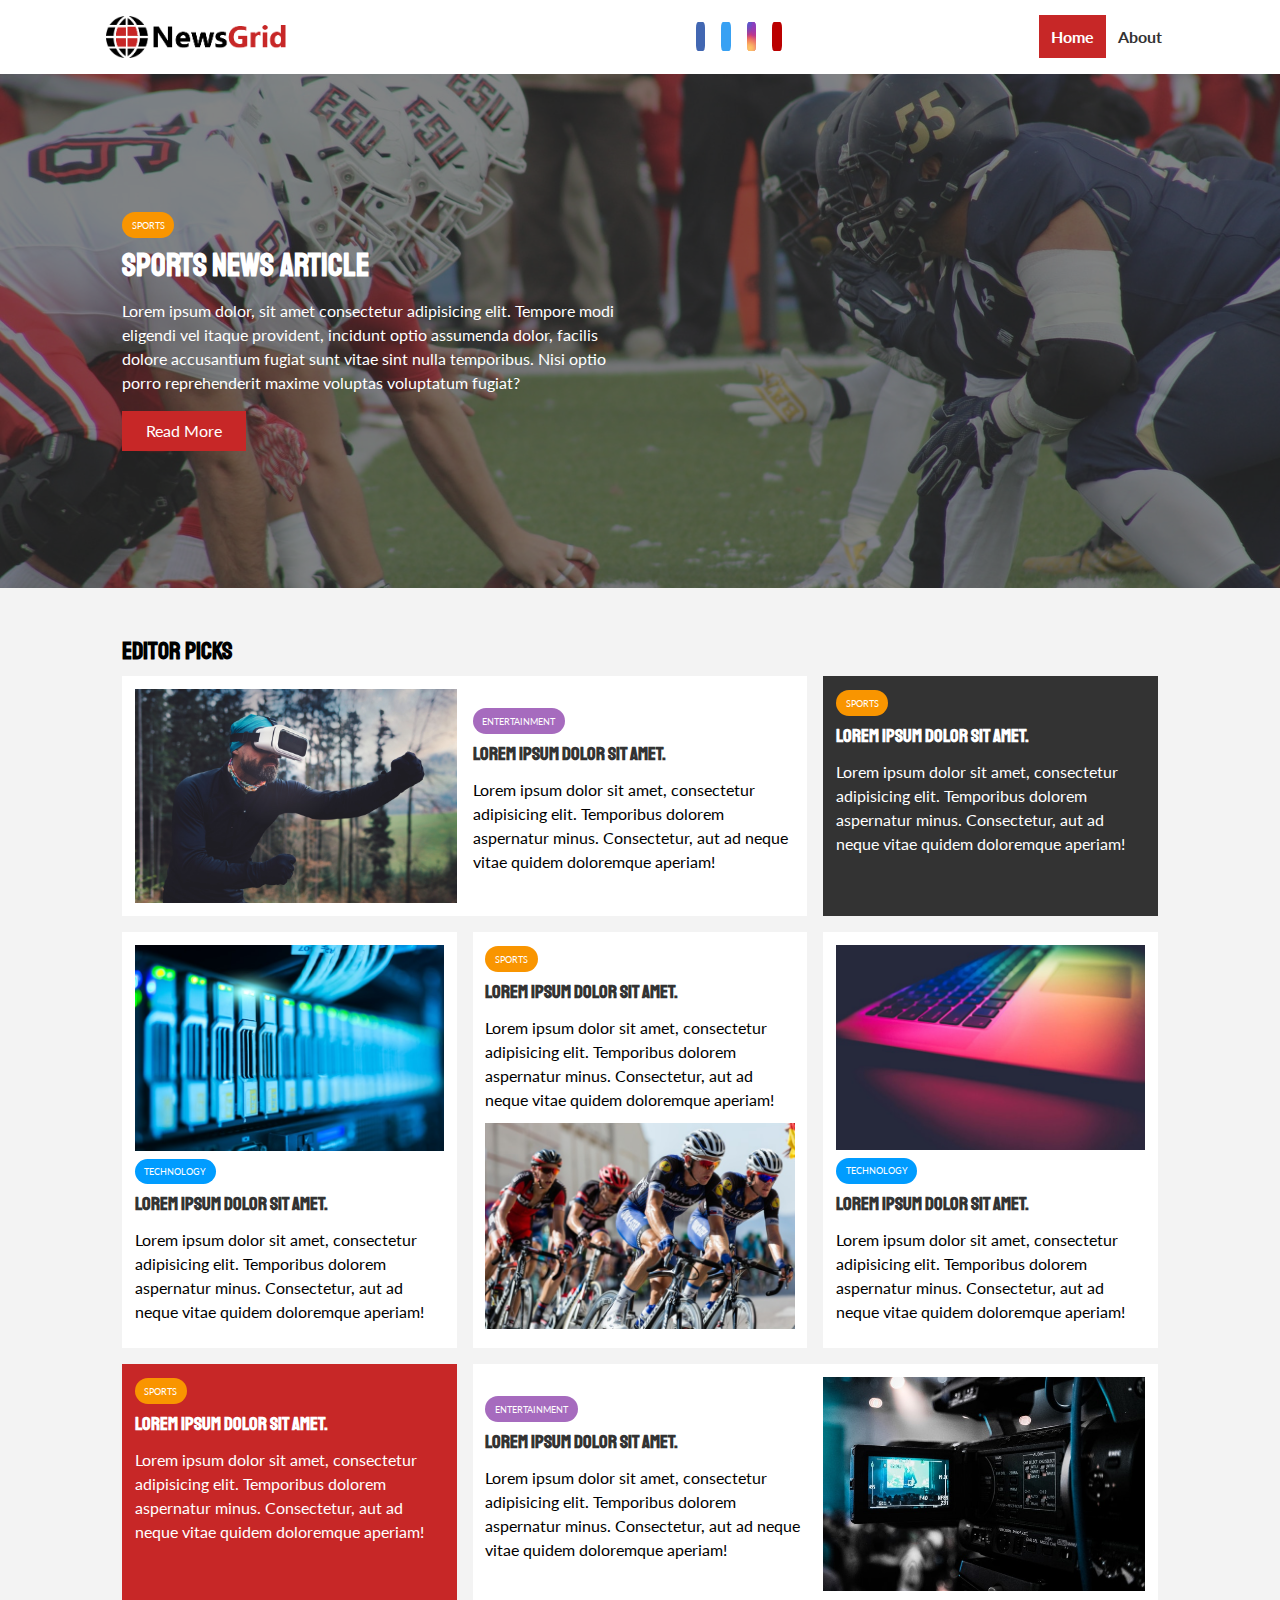
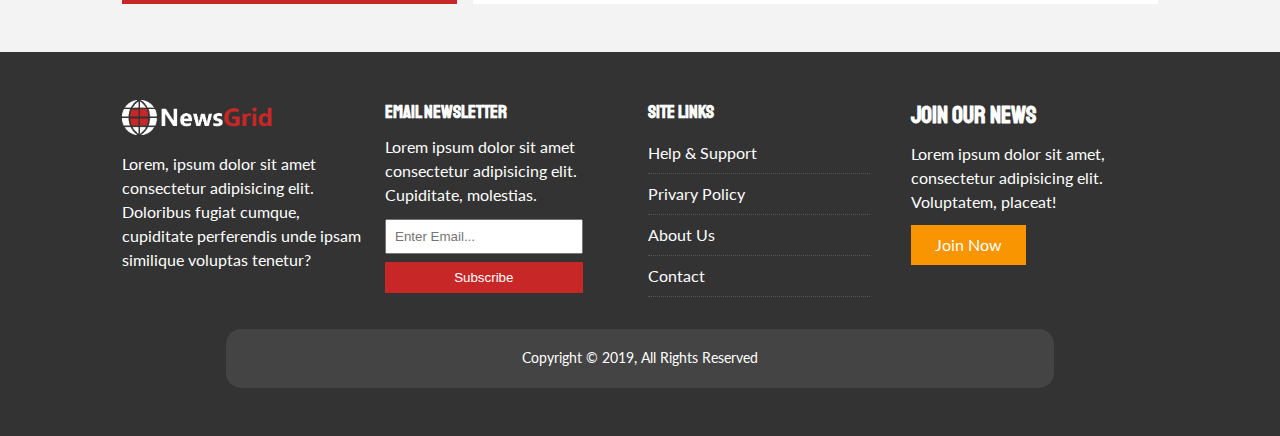
<file: index.html>
<!DOCTYPE html>
<html lang="en">
<head>
   <meta charset="UTF-8">
   <meta name="viewport" content="width=device-width, initial-scale=1.0">
   <meta http-equiv="X-UA-Compatible" content="ie=edge">
   <link rel="stylesheet" href="https://use.fontawesome.com/releases/v5.7.2/css/all.css" integrity="sha384-fnmOCqbTlWIlj8LyTjo7mOUStjsKC4pOpQbqyi7RrhN7udi9RwhKkMHpvLbHG9Sr" crossorigin="anonymous">
   <link href="https://fonts.googleapis.com/css?family=Lato|Staatliches" rel="stylesheet">
   <link rel="stylesheet" href="css/style.css">
   <link rel="stylesheet" media= "screen and (max-width:768px)" href="css/mobile.css">
   <!-- favicon is the icon in the title , google dynamic drive favicon and generate and download and put it in the root file and copy the link an paste it here -->
   <link rel="shortcut icon" type="image/x-icon" href="favicon.ico">


   <title>NewsGrid | Latest News</title>
</head>
<body>
   <nav id="main-nav">
      <div class="container">
         <img src="img/logo.png" alt="NewsGrid" class="logo">
         <div class="social">
            <a href="http://facebook.com" target="_blank"><i class="fab fa-facebook fa-2x"></i></a>
            <a href="http://twitter.com" target="_blank"><i class="fab fa-twitter fa-2x"></i></a>
            <a href="http://instagram.com" target="_blank"><i class="fab fa-instagram fa-2x"></i></a>
            <a href="http://youtube.com" target="_blank"><i class="fab fa-youtube fa-2x"></i></a>
         </div>
         <ul>
            <li><a class="current" href="index.html">Home</a></li>
            <li><a href="about.html">About</a></li>
         </ul>
      </div>
   </nav>
   <!-- showcase -->
   <header id="showcase">
      <div class="container">
         <div class="showcase-container">
            <div class="showcase-content">
               <div class="category category-sports">Sports</div>
               <h1>Sports News Article</h1>
               <p>Lorem ipsum dolor, sit amet consectetur adipisicing elit. Tempore modi eligendi vel itaque provident, incidunt optio assumenda dolor, facilis dolore accusantium fugiat sunt vitae sint nulla temporibus. Nisi optio porro reprehenderit maxime voluptas voluptatum fugiat?</p>
               <a href="article.html" class="btn btn-primary">Read More</a>
            </div>
         </div>
      </div>
   </header>

   <!--Home articles  -->
   <section id="home-articles" class="py-2">
      <div class="container">
         <h2>Editor Picks</h2>
         <div class="articles-container">
            <article class="card">
               <img src="img/articles/ent1.jpg" alt="ent1">
               <div>
                  <div class="category category-entertainment">Entertainment</div>
                  <h3>
                     <a href="article.html">Lorem ipsum dolor sit amet.</a>
                  </h3>
                  <p>Lorem ipsum dolor sit amet, consectetur adipisicing elit. Temporibus dolorem aspernatur minus. Consectetur, aut ad neque vitae quidem doloremque aperiam!</p>
               </div>
            </article>

            <article class="card bg-dark" >
                  <div class="category category-sports">Sports</div>
                  <h3>
                     <a href="article.html">Lorem ipsum dolor sit amet.</a>   
                  </h3>
                  <p>Lorem ipsum dolor sit amet, consectetur adipisicing elit. Temporibus dolorem aspernatur minus. Consectetur, aut ad neque vitae quidem doloremque aperiam!</p>
            </article>

            <article class="card">
                  <img src="./img/articles/tech1.jpg" alt="tech1">
                  <div class="category category-technology">technology</div>
                  <h3>
                     <a href="article.html">Lorem ipsum dolor sit amet.</a>   
                  </h3>
                  <p>Lorem ipsum dolor sit amet, consectetur adipisicing elit. Temporibus dolorem aspernatur minus. Consectetur, aut ad neque vitae quidem doloremque aperiam!</p>
            </article>

            <article class="card">
                  <div class="category category-sports">Sports</div>
                  <h3>
                     <a href="article.html">Lorem ipsum dolor sit amet.</a>   
                  </h3>
                  <p>Lorem ipsum dolor sit amet, consectetur adipisicing elit. Temporibus dolorem aspernatur minus. Consectetur, aut ad neque vitae quidem doloremque aperiam!</p>
                  <img src="./img/articles/sports1.jpg" alt="sprots1">
            </article>

            <article class="card">
                  <img src="./img/articles/tech2.jpg" alt="tech2">
                  <div class="category category-technology">technology</div>
                  <h3>
                     <a href="article.html">Lorem ipsum dolor sit amet.</a>   
                  </h3>
                  <p>Lorem ipsum dolor sit amet, consectetur adipisicing elit. Temporibus dolorem aspernatur minus. Consectetur, aut ad neque vitae quidem doloremque aperiam!</p>
            </article>

            <article class="card bg-primary">
                  <div class="category category-sports">Sports</div>
                  <h3>
                     <a href="article.html">Lorem ipsum dolor sit amet.</a>   
                  </h3>
                  <p>Lorem ipsum dolor sit amet, consectetur adipisicing elit. Temporibus dolorem aspernatur minus. Consectetur, aut ad neque vitae quidem doloremque aperiam!</p>
            </article>

            <article class="card">
                  <div>
                     <div class="category category-entertainment">Entertainment</div>
                     <h3>
                        <a href="article.html">Lorem ipsum dolor sit amet.</a>
                     </h3>
                     <p>Lorem ipsum dolor sit amet, consectetur adipisicing elit. Temporibus dolorem aspernatur minus. Consectetur, aut ad neque vitae quidem doloremque aperiam!</p>
                  </div>
                  <img src="img/articles/ent2.jpg" alt="ent2">

               </article>

         </div>
      </div>
   </section>

   <!-- footer -->
   <footer id="main-footer" class="py-2">
      <div class="container footer-container">

         <div>
            <img src="./img/logo_light.png" alt="NewsGrid">
            <p>
               Lorem, ipsum dolor sit amet consectetur adipisicing elit. Doloribus fugiat cumque, cupiditate perferendis unde ipsam similique voluptas tenetur?
            </p>
         </div>

         <div>
            <h3>Email Newsletter</h3>
            <p>Lorem ipsum dolor sit amet consectetur adipisicing elit. Cupiditate, molestias.</p>
            <form name="contact" method="POST" data-netlify="true">
               <input type="email" name="email" placeholder="Enter Email...">
               <input type="submit" value="Subscribe" class="btn btn-primary">
            </form>
         </div>

         <div>
            <h3>Site Links</h3>
            <ul class="list">
               <li><a href="#">Help & Support</a></li>
               <li><a href="#">Privary Policy</a></li>
               <li><a href="#">About Us</a></li>
               <li><a href="#">Contact</a></li>
            </ul>
         </div>

         <div>
            <h2>Join Our News</h2>
            <p>Lorem ipsum dolor sit amet, consectetur adipisicing elit. Voluptatem, placeat!</p>
            <a href="" class="btn btn-secondary">Join Now</a>
         </div>
         <div>
            <p>
               Copyright &copy; 2019, All Rights Reserved
            </p>
         </div>


      </div>
   </footer>
</body>
</html>
</file>
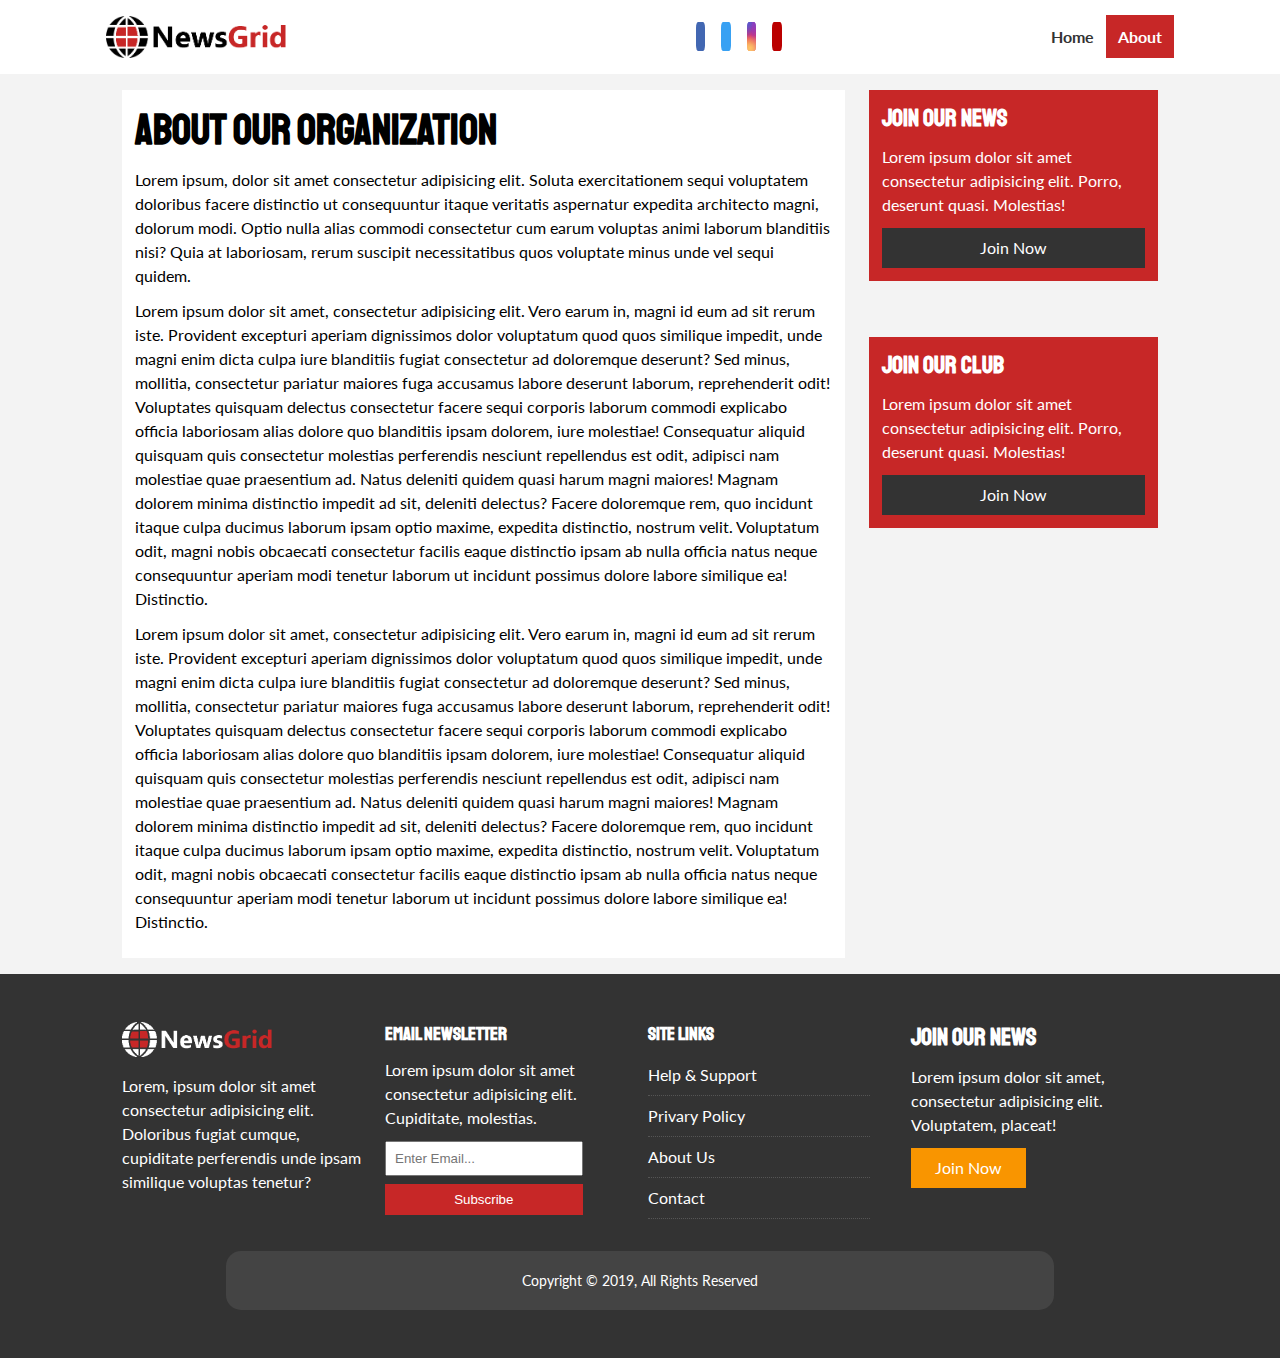
<file: about.html>
<!DOCTYPE html>
<html lang="en">
<head>
   <meta charset="UTF-8">
   <meta name="viewport" content="width=device-width, initial-scale=1.0">
   <meta http-equiv="X-UA-Compatible" content="ie=edge">
   <link rel="stylesheet" href="https://use.fontawesome.com/releases/v5.7.2/css/all.css" integrity="sha384-fnmOCqbTlWIlj8LyTjo7mOUStjsKC4pOpQbqyi7RrhN7udi9RwhKkMHpvLbHG9Sr" crossorigin="anonymous">
   <link href="https://fonts.googleapis.com/css?family=Lato|Staatliches" rel="stylesheet">
   <link rel="stylesheet" href="css/style.css">
   <link rel="stylesheet" media= "screen and (max-width:768px)" href="css/mobile.css">
   <!-- favicon is the icon in the title , google dynamic drive favicon and generate and download and put it in the root file and copy the link an paste it here -->
   <link rel="shortcut icon" type="image/x-icon" href="favicon.ico">


   <title>About Page</title>
</head>
<body>
   <nav id="main-nav">
      <div class="container">
         <img src="img/logo.png" alt="NewsGrid" class="logo">
         <div class="social">
            <a href="http://facebook.com" target="_blank"><i class="fab fa-facebook fa-2x"></i></a>
            <a href="http://twitter.com" target="_blank"><i class="fab fa-twitter fa-2x"></i></a>
            <a href="http://instagram.com" target="_blank"><i class="fab fa-instagram fa-2x"></i></a>
            <a href="http://youtube.com" target="_blank"><i class="fab fa-youtube fa-2x"></i></a>
         </div>
         <ul>
            <li><a  href="index.html">Home</a></li>
            <li><a class="current" href="about.html">About</a></li>
         </ul>
      </div>
   </nav>
   
   <section id="about">
      <div class="container">
         <div class="page-container">
            <article class="card">
               <h1 class="l-heading">About Our Organization</h1>
               <p>Lorem ipsum, dolor sit amet consectetur adipisicing elit. Soluta exercitationem sequi voluptatem doloribus facere distinctio ut consequuntur itaque veritatis aspernatur expedita architecto magni, dolorum modi. Optio nulla alias commodi consectetur cum earum voluptas animi laborum blanditiis nisi? Quia at laboriosam, rerum suscipit necessitatibus quos voluptate minus unde vel sequi quidem.</p>
               <p>Lorem ipsum dolor sit amet, consectetur adipisicing elit. Vero earum in, magni id eum ad sit rerum iste. Provident excepturi aperiam dignissimos dolor voluptatum quod quos similique impedit, unde magni enim dicta culpa iure blanditiis fugiat consectetur ad doloremque deserunt? Sed minus, mollitia, consectetur pariatur maiores fuga accusamus labore deserunt laborum, reprehenderit odit! Voluptates quisquam delectus consectetur facere sequi corporis laborum commodi explicabo officia laboriosam alias dolore quo blanditiis ipsam dolorem, iure molestiae! Consequatur aliquid quisquam quis consectetur molestias perferendis nesciunt repellendus est odit, adipisci nam molestiae quae praesentium ad. Natus deleniti quidem quasi harum magni maiores! Magnam dolorem minima distinctio impedit ad sit, deleniti delectus? Facere doloremque rem, quo incidunt itaque culpa ducimus laborum ipsam optio maxime, expedita distinctio, nostrum velit. Voluptatum odit, magni nobis obcaecati consectetur facilis eaque distinctio ipsam ab nulla officia natus neque consequuntur aperiam modi tenetur laborum ut incidunt possimus dolore labore similique ea! Distinctio.</p>
               <p>Lorem ipsum dolor sit amet, consectetur adipisicing elit. Vero earum in, magni id eum ad sit rerum iste. Provident excepturi aperiam dignissimos dolor voluptatum quod quos similique impedit, unde magni enim dicta culpa iure blanditiis fugiat consectetur ad doloremque deserunt? Sed minus, mollitia, consectetur pariatur maiores fuga accusamus labore deserunt laborum, reprehenderit odit! Voluptates quisquam delectus consectetur facere sequi corporis laborum commodi explicabo officia laboriosam alias dolore quo blanditiis ipsam dolorem, iure molestiae! Consequatur aliquid quisquam quis consectetur molestias perferendis nesciunt repellendus est odit, adipisci nam molestiae quae praesentium ad. Natus deleniti quidem quasi harum magni maiores! Magnam dolorem minima distinctio impedit ad sit, deleniti delectus? Facere doloremque rem, quo incidunt itaque culpa ducimus laborum ipsam optio maxime, expedita distinctio, nostrum velit. Voluptatum odit, magni nobis obcaecati consectetur facilis eaque distinctio ipsam ab nulla officia natus neque consequuntur aperiam modi tenetur laborum ut incidunt possimus dolore labore similique ea! Distinctio.</p>

            </article>
            <aside class="card bg-primary" >
               <h2>Join Our News</h2>
               <p>Lorem ipsum dolor sit amet consectetur adipisicing elit. Porro, deserunt quasi. Molestias!</p>
               <a href="#" class="btn btn-dark btn-block"> Join Now</a>
            </aside>
            </article>
            <aside class="card bg-primary" >
               <h2>Join Our Club</h2>
               <p>Lorem ipsum dolor sit amet consectetur adipisicing elit. Porro, deserunt quasi. Molestias!</p>
               <a href="#" class="btn btn-dark btn-block"> Join Now</a>
            </aside>
         </div>
      </div>
   </section>

   <!-- footer -->
   <footer id="main-footer" class="py-2">
      <div class="container footer-container">

         <div>
            <img src="./img/logo_light.png" alt="NewsGrid">
            <p>
               Lorem, ipsum dolor sit amet consectetur adipisicing elit. Doloribus fugiat cumque, cupiditate perferendis unde ipsam similique voluptas tenetur?
            </p>
         </div>

         <div>
            <h3>Email Newsletter</h3>
            <p>Lorem ipsum dolor sit amet consectetur adipisicing elit. Cupiditate, molestias.</p>
            <form name="contact" method="POST" data-netlify="true">
               <input type="email" name="email" placeholder="Enter Email...">
               <input type="submit" value="Subscribe" class="btn btn-primary">
            </form>
         </div>

         <div>
            <h3>Site Links</h3>
            <ul class="list">
               <li><a href="#">Help & Support</a></li>
               <li><a href="#">Privary Policy</a></li>
               <li><a href="#">About Us</a></li>
               <li><a href="#">Contact</a></li>
            </ul>
         </div>

         <div>
            <h2>Join Our News</h2>
            <p>Lorem ipsum dolor sit amet, consectetur adipisicing elit. Voluptatem, placeat!</p>
            <a href="" class="btn btn-secondary">Join Now</a>
         </div>
         <div>
            <p>
               Copyright &copy; 2019, All Rights Reserved
            </p>
         </div>


      </div>
   </footer>
</body>
</html>
</file>
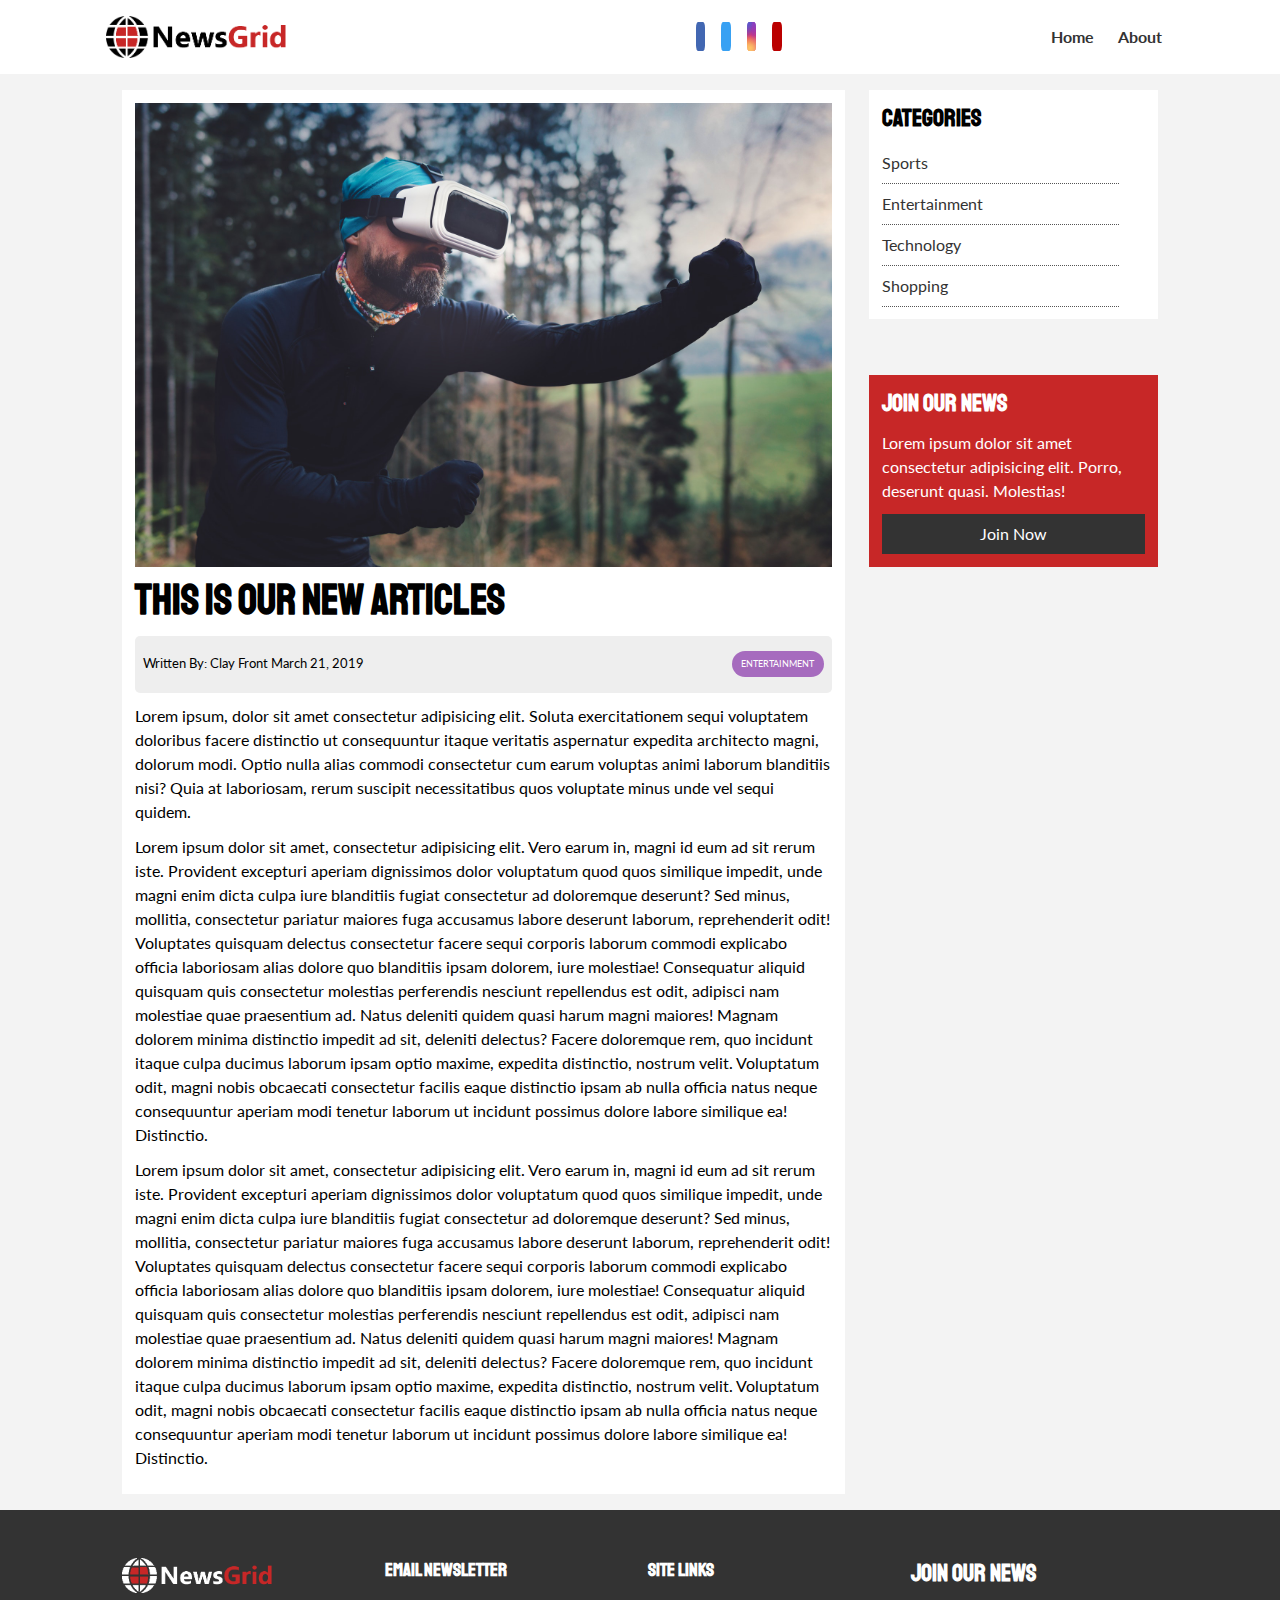
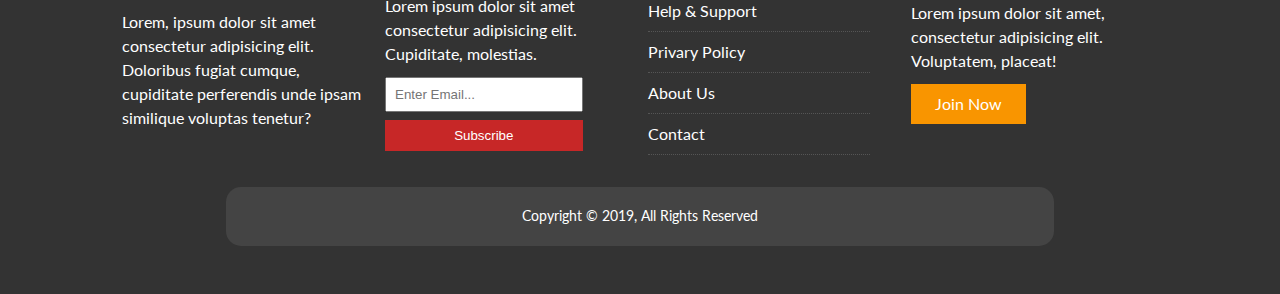
<file: article.html>
<!DOCTYPE html>
<html lang="en">
<head>
   <meta charset="UTF-8">
   <meta name="viewport" content="width=device-width, initial-scale=1.0">
   <meta http-equiv="X-UA-Compatible" content="ie=edge">
   <link rel="stylesheet" href="https://use.fontawesome.com/releases/v5.7.2/css/all.css" integrity="sha384-fnmOCqbTlWIlj8LyTjo7mOUStjsKC4pOpQbqyi7RrhN7udi9RwhKkMHpvLbHG9Sr" crossorigin="anonymous">
   <link href="https://fonts.googleapis.com/css?family=Lato|Staatliches" rel="stylesheet">
   <link rel="stylesheet" href="css/style.css">
   <link rel="stylesheet" media= "screen and (max-width:768px)" href="css/mobile.css">
   <!-- favicon is the icon in the title , google dynamic drive favicon and generate and download and put it in the root file and copy the link an paste it here -->
   <link rel="shortcut icon" type="image/x-icon" href="favicon.ico">


   <title>NewsGrid | Articles</title>
</head>
<body>
   <nav id="main-nav">
      <div class="container">
         <img src="img/logo.png" alt="NewsGrid" class="logo">
         <div class="social">
            <a href="http://facebook.com" target="_blank"><i class="fab fa-facebook fa-2x"></i></a>
            <a href="http://twitter.com" target="_blank"><i class="fab fa-twitter fa-2x"></i></a>
            <a href="http://instagram.com" target="_blank"><i class="fab fa-instagram fa-2x"></i></a>
            <a href="http://youtube.com" target="_blank"><i class="fab fa-youtube fa-2x"></i></a>
         </div>
         <ul>
            <li><a  href="index.html">Home</a></li>
            <li><a  href="about.html">About</a></li>
         </ul>
      </div>
   </nav>
   
   <section id="article">
      <div class="container">
         <div class="page-container">
            <article class="card">
               <img src="img/articles/ent1.jpg" alt="">
               <h1 class="l-heading"> This is our New Articles</h1>
               <div class="meta">
                  <small>
                     <i class="fas fa-user"> </i>  Written By: Clay Front March 21, 2019 
                  </small>
                  <div class="category category-entertainment">
                      Entertainment
                  </div>
               </div>
               <p>Lorem ipsum, dolor sit amet consectetur adipisicing elit. Soluta exercitationem sequi voluptatem doloribus facere distinctio ut consequuntur itaque veritatis aspernatur expedita architecto magni, dolorum modi. Optio nulla alias commodi consectetur cum earum voluptas animi laborum blanditiis nisi? Quia at laboriosam, rerum suscipit necessitatibus quos voluptate minus unde vel sequi quidem.</p>
               <p>Lorem ipsum dolor sit amet, consectetur adipisicing elit. Vero earum in, magni id eum ad sit rerum iste. Provident excepturi aperiam dignissimos dolor voluptatum quod quos similique impedit, unde magni enim dicta culpa iure blanditiis fugiat consectetur ad doloremque deserunt? Sed minus, mollitia, consectetur pariatur maiores fuga accusamus labore deserunt laborum, reprehenderit odit! Voluptates quisquam delectus consectetur facere sequi corporis laborum commodi explicabo officia laboriosam alias dolore quo blanditiis ipsam dolorem, iure molestiae! Consequatur aliquid quisquam quis consectetur molestias perferendis nesciunt repellendus est odit, adipisci nam molestiae quae praesentium ad. Natus deleniti quidem quasi harum magni maiores! Magnam dolorem minima distinctio impedit ad sit, deleniti delectus? Facere doloremque rem, quo incidunt itaque culpa ducimus laborum ipsam optio maxime, expedita distinctio, nostrum velit. Voluptatum odit, magni nobis obcaecati consectetur facilis eaque distinctio ipsam ab nulla officia natus neque consequuntur aperiam modi tenetur laborum ut incidunt possimus dolore labore similique ea! Distinctio.</p>
               <p>Lorem ipsum dolor sit amet, consectetur adipisicing elit. Vero earum in, magni id eum ad sit rerum iste. Provident excepturi aperiam dignissimos dolor voluptatum quod quos similique impedit, unde magni enim dicta culpa iure blanditiis fugiat consectetur ad doloremque deserunt? Sed minus, mollitia, consectetur pariatur maiores fuga accusamus labore deserunt laborum, reprehenderit odit! Voluptates quisquam delectus consectetur facere sequi corporis laborum commodi explicabo officia laboriosam alias dolore quo blanditiis ipsam dolorem, iure molestiae! Consequatur aliquid quisquam quis consectetur molestias perferendis nesciunt repellendus est odit, adipisci nam molestiae quae praesentium ad. Natus deleniti quidem quasi harum magni maiores! Magnam dolorem minima distinctio impedit ad sit, deleniti delectus? Facere doloremque rem, quo incidunt itaque culpa ducimus laborum ipsam optio maxime, expedita distinctio, nostrum velit. Voluptatum odit, magni nobis obcaecati consectetur facilis eaque distinctio ipsam ab nulla officia natus neque consequuntur aperiam modi tenetur laborum ut incidunt possimus dolore labore similique ea! Distinctio.</p>

            </article>

           <aside id="categories" class="card">
              <h2>Categories</h2>
               <ul class="list">
                  <li>
                     <a href="#"><i class="fas fa-chevron-right"></i>Sports</a>
                  </li>
                  <li>
                     <a href="#"><i class="fas fa-chevron-right"></i>Entertainment</a>
                  </li>
                  <li>
                     <a href="#"><i class="fas fa-chevron-right"></i>Technology</a>
                  </li>
                  <li>
                     <a href="#"><i class="fas fa-chevron-right"></i>Shopping</a>
                  </li>
               </ul>
           </aside>
            
            <aside class="card bg-primary" >
               <h2>Join Our News</h2>
               <p>Lorem ipsum dolor sit amet consectetur adipisicing elit. Porro, deserunt quasi. Molestias!</p>
               <a href="#" class="btn btn-dark btn-block"> Join Now</a>
            </aside>
         </div>
      </div>
   </section>

   <!-- footer -->
   <footer id="main-footer" class="py-2">
      <div class="container footer-container">

         <div>
            <img src="./img/logo_light.png" alt="NewsGrid">
            <p>
               Lorem, ipsum dolor sit amet consectetur adipisicing elit. Doloribus fugiat cumque, cupiditate perferendis unde ipsam similique voluptas tenetur?
            </p>
         </div>

         <div>
            <h3>Email Newsletter</h3>
            <p>Lorem ipsum dolor sit amet consectetur adipisicing elit. Cupiditate, molestias.</p>
            <form name="contact" method="POST" data-netlify="true">
               <input type="email" name="email" placeholder="Enter Email...">
               <input type="submit" value="Subscribe" class="btn btn-primary">
            </form>
         </div>

         <div>
            <h3>Site Links</h3>
            <ul class="list">
               <li><a href="#">Help & Support</a></li>
               <li><a href="#">Privary Policy</a></li>
               <li><a href="#">About Us</a></li>
               <li><a href="#">Contact</a></li>
            </ul>
         </div>

         <div>
            <h2>Join Our News</h2>
            <p>Lorem ipsum dolor sit amet, consectetur adipisicing elit. Voluptatem, placeat!</p>
            <a href="" class="btn btn-secondary">Join Now</a>
         </div>
         <div>
            <p>
               Copyright &copy; 2019, All Rights Reserved
            </p>
         </div>


      </div>
   </footer>
</body>
</html>
</file>
<file: css/style.css>
:root{
   --primary-color: #c72727;
   --secondary-color: #f99500;
   --light-color: #f3f3f3;
   --dark-color: #333;
   --max-width: 1100px;
}

.category{
   --sports-color:#f99500;
   --entertainment-color: #a66bbe;
   --technology-color: #009cff;
}

*{
   margin: 0;
   padding: 0;
   box-sizing: border-box;
}

body{
   font-family: 'Lato', sans-serif;
   line-height: 1.5;
   background: var(--light-color);
}

a{
   text-decoration: none;
   color: #333;
}

ul{
   list-style: none;
}

img{
   width: 100%;
}

h1,h2,h3,h4,h5,h6{
   font-family: 'Staatliches', cursive;
   margin-bottom: 0.55rem;
   line-height: 1.3;

}
/* utility */
.container{
   max-width: var(--max-width);
   overflow: hidden;
   margin: auto;
   padding: 0 2rem;
}

.category{
   display: inline-block;
   color: #fff;
   font-size: 0.55rem;
   text-transform: uppercase;
   padding: 0.4rem 0.6rem;
   border-radius: 15px;
   margin-bottom: 0.5rem;
}

.category-sports{
   background: var(--sports-color);
}
.category-entertainment{
   background: var(--entertainment-color);
}
.category-technology{
   background: var(--technology-color);
}

p{
   margin: 0.7rem 0;
}

.py-1{
   padding: 1.5rem 0;
}

.py-2{
   padding: 2rem 0;
}

.py-2{
   padding: 3rem 0;
}

.p-1{
   padding: 1.5rem;
}

.p-2{
   padding: 2rem;
}

.p-3{
   padding: 3rem;
}

.btn{
   display: inline-block;
   border:none;
   color: #fff;
   background: var(--dark-color);
   padding: 0.5rem 1.5rem;
}

.btn-light{
   background: var(--light-color);
}
.btn-primary{
   background: var(--primary-color);
}
.btn-secondary{
   background: var(--secondary-color);
}

.btn:hover{
   opacity: 0.9;
}

.btn-block{
   display: block;
   width: 100%;
   text-align: center;
}

.card{
   background: white;
   padding: 0.8rem;
}

.bg-dark{
   background: var(--dark-color) ;
   color: #fff;
}

.bg-primary{
   background: var(--primary-color);
   color: #fff;
}
.bg-secondary{
   background: var(--secondary-color);
   color: #fff;
}

.l-heading{
   font-size: 2.6rem;
}

.bg-dark h1,
.bg-dark h2,
.bg-dark h3,
.bg-dark a,
.bg-primary h1,
.bg-primary h2,
.bg-primary h3,
.bg-primary a,
.bg-secondary h1,
.bg-secondary h2,
.bg-secondary h3,
.bg-secondary a{
   color: #fff;
}

.list li{
   padding: 0.5rem 0;
   border-bottom: #555 dotted 1px;
   width: 90%;
}

.list li a:hover{
   color: var(--primary-color) !important; 
}


/* nav */
#main-nav{
   background: white;
   position: sticky;
   top: 0;
   z-index: 2;
}

#main-nav .container{
   display: grid;
   grid-template-columns: 4fr 4fr 2fr;
   padding: 1rem;
   align-items: center;
}

#main-nav .logo{
   width: 180px;
}

#main-nav ul{
   /* justify self end makes it go to the end */
   justify-self: end; 
   display: flex;
}

#main-nav ul li a{
   padding: 0.75rem;
   font-weight: bold;
}

/* for below need to do a.current not a space then .current eg) a .current */
#main-nav ul li a.current {
   background: var(--primary-color);
   color:white;
}

#main-nav ul li a:hover{
   background: var(--light-color);
   color: var(--dark-color);
}

#main-nav .social{
   justify-self: center;
}

#main-nav .social i{
   padding: 0.3rem;
   margin-right: 1rem;
   border-radius: 20%;
}

/* icon styling */
#main-nav .fa-facebook{
   background: #4267b2;    
   color: white;
}

#main-nav .fa-twitter{
   background: #38A1F3;
   color: white;
}
#main-nav .fa-instagram{
   background: 
   /* /////// Use radial gradients to get the rounded
    /////// gradient effect in each corner

    // left bottom */
   radial-gradient(circle farthest-corner at 35% 90%, #fec564, transparent 50%),
   radial-gradient(circle farthest-corner at 0 140%, #fec564, transparent 50%),
   /* // left top */
   radial-gradient(ellipse farthest-corner at 0 -25%, #5258cf, transparent 50%),
   radial-gradient(ellipse farthest-corner at 20% -50%, #5258cf, transparent 50%),
   /* //  right top */
   radial-gradient(ellipse farthest-corner at 100% 0, #893dc2, transparent 50%),
   radial-gradient(ellipse farthest-corner at 60% -20%, #893dc2, transparent 50%),
   /* // right bottom */
   radial-gradient(ellipse farthest-corner at 100% 100%, #d9317a, transparent),

   /* /////// create a base coat to smooth
   /////// corner gradients */
   linear-gradient(#6559ca, #bc318f 30%, #e33f5f 50%, #f77638 70%, #fec66d 100%);
   
   color: white;  
}
#main-nav .fa-youtube{
   background: #bb0000;
   color: white; 
   
}

/* showcase */
#showcase{
   color: #fff;
   background: #333;
   padding: 2rem;
   position: relative;
}

#showcase::before{
   content: "";
   background: url("../img/featured.jpg") no-repeat center center/cover;
   position: absolute;
   top: 0;
   left: 0;
   width: 100%;
   height: 100%;
   opacity: 0.4;
}

#showcase .showcase-container{
   display: grid;
   grid-template-columns: repeat(2, 1fr);
   justify-content: center; 
   align-items: center; 
   height: 50vh;
}

#showcase .showcase-content{
   z-index: 1;
}

#showcase .showcase-content p{
  margin-bottom: 1rem;
}

/* home articles */
#home-articles .articles-container{
   display: grid;
   grid-template-columns: repeat(3,1fr);
   grid-gap: 1rem;
}

#home-articles .articles-container > article:first-child{
   display: grid;
   grid-template-columns: repeat(2,1fr);
   grid-gap: 1rem;
   align-items: center;
   grid-column: 1 / span 2;
}

#home-articles .articles-container > article:last-child{
   display: grid;
   grid-template-columns: repeat(2,1fr);
   grid-gap: 1rem;
   align-items: center;
   grid-column: 2 / span 2;
}


/* About page */
.page-container{
   display: grid;
   grid-template-columns: 5fr 2fr;
   grid-gap: 1.5rem;
   margin: 1rem 0;
   
}

.page-container > article:first-child{
   grid-row: 1/ span 3; 
   /* if template columns is 2 eg(5fr 2fr) then grid-row first number means how many rows in the first column and the next number means how many rows in second column   */
}

.page-container aside:last-child{
   margin: 2rem 0;
}

/* article page */
#article .meta{
   display: flex;
   justify-content: space-between;
   align-items: center;
   background: #eee;
   padding: 0.5rem;
   border-radius: 5px;
}

#article .meta .category{
   margin-top: 0.4rem;
}


/* Footer */
#main-footer{
   background: var(--dark-color);
   color: #fff;
}

#main-footer img{
   width: 150px;
}

#main-footer a{
   color: #fff;
}

#main-footer .footer-container{
   display: grid;
   grid-template-columns: repeat(4,1fr);
   grid-gap: 1rem;
   
}



#main-footer .footer-container > div:last-child{
   background: #444;
   grid-column: 1/ span 4;
   padding: 0.5rem; 
   justify-self: center;
   width: 80%;
   text-align: center;
   font-size: 0.85rem;
   margin-top: 1rem;
   border-radius: 15px;
   
}

/* targeting the email type input */
#main-footer .footer-container input[type='email']{
   width: 80%;
   padding: 0.5rem;
   margin-bottom: 0.5rem;
}

#main-footer .footer-container input[type='submit']{
   width: 80%;
   
}
</file>
<file: css/mobile.css>
/* Navigation */
#main-nav .social{
   display: none;
}

#main-nav .container{
   grid-template-columns: 1fr;
   grid-gap: 0.2rem;
}

#main-nav ul,
#main-nav .logo{
   justify-self: center;
}

#main-nav .logo{
   margin-bottom: 1.0rem;
}
#main-nav ul li a{
   padding: 0.5rem;
}

#home-articles .articles-container{
   grid-template-columns: repeat(2, 1fr);
}

#home-articles .articles-container > article:first-child,
#home-articles .articles-container > article:last-child{
   grid-template-columns: 1fr;
   grid-column: 1;
}

@media(max-width:600px){
   /* stack Grid Items */
   #showcase .showcase-container,
   #home-articles .articles-container,
   #main-footer .footer-container{
      grid-template-columns: 1fr;
   }
   #main-footer .footer-container > div:last-child{
      grid-column: 1;
   }

   #main-footer .footer-container > *{
      border-bottom: #444 dotted 1px;
      padding-bottom: 1rem;
   }

   #main-footer .footer-container > *:last-child,
   #main-footer .footer-container > *:nth-child(3),
   #main-footer .footer-container > *:nth-child(4){
      border:none;
   }

   .page-container{
      grid-template-columns: 1fr;
      text-align: center;
   }

   .page-container > *:first-child{
      grid-row:1;
   }
   #main-footer .footer-container > div:last-child{
      width: 80%;
      justify-self:auto;
      
   }

   .l-heading{
      font-size: 2rem;
   }
}
</file>
